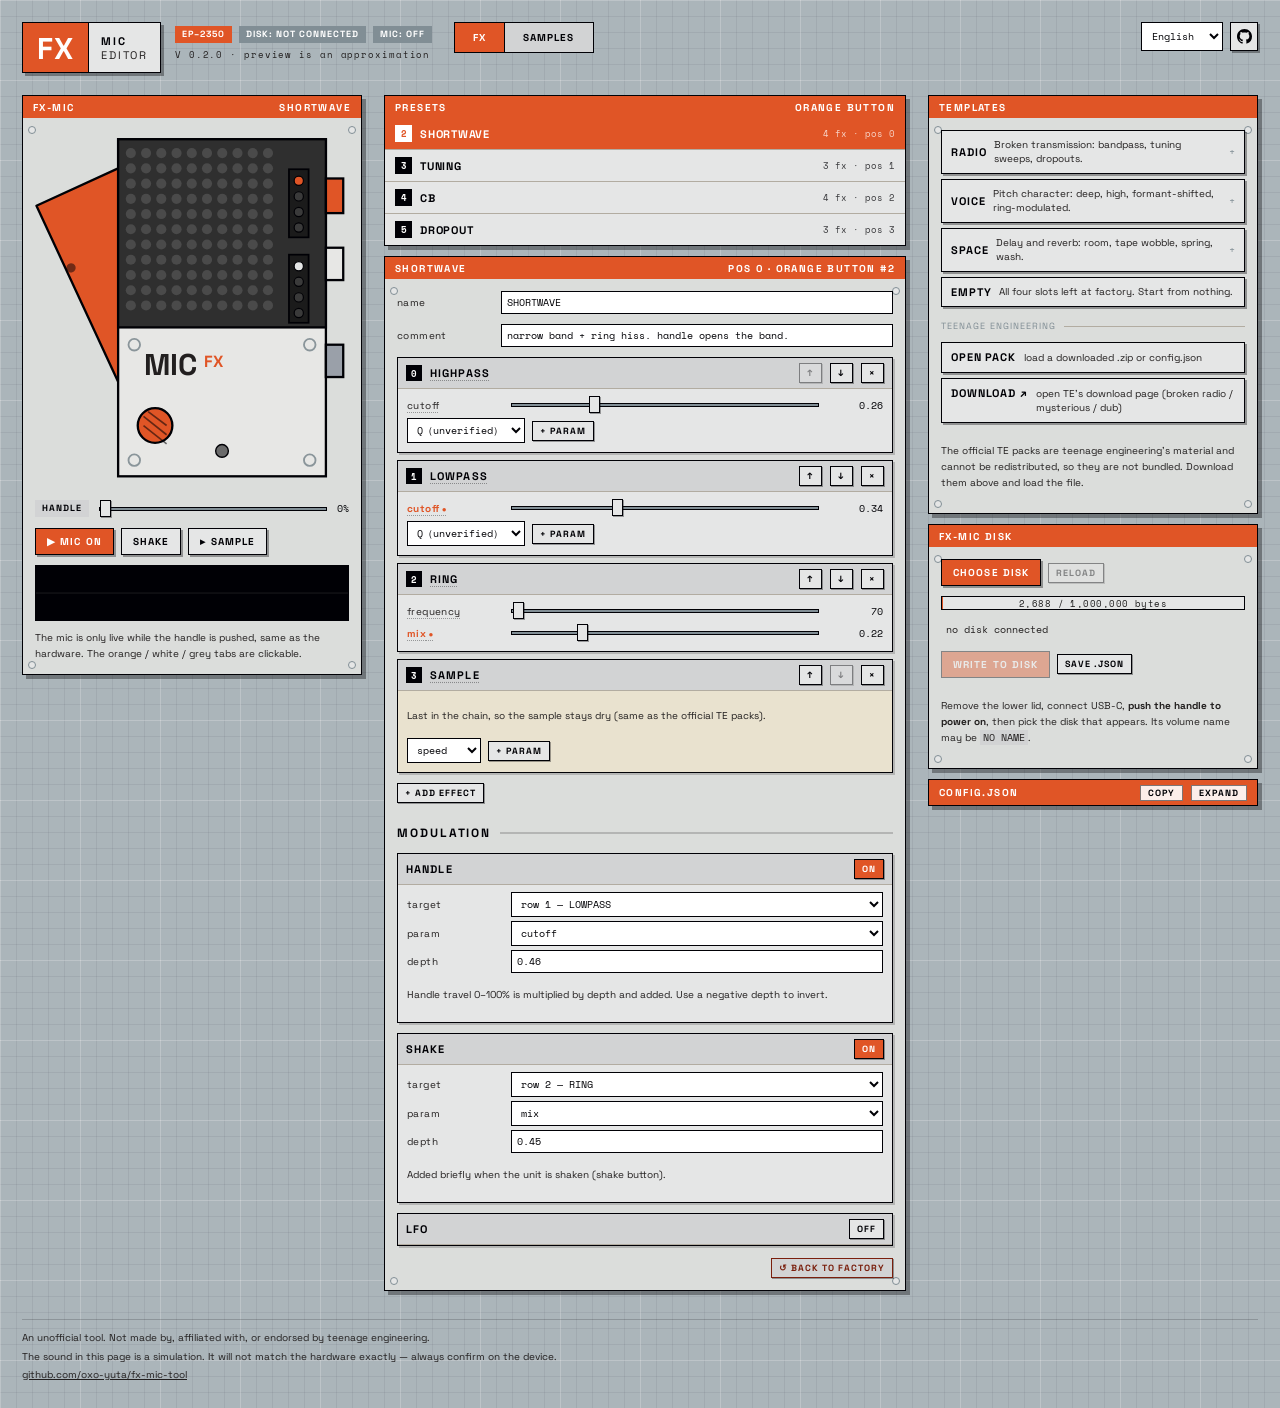
<file: index.html>
<!doctype html>
<html lang="ja">
<head>
<meta charset="utf-8">
<meta name="viewport" content="width=device-width, initial-scale=1">
<title>fx-mic editor — EP–2350</title>
<link rel="preconnect" href="https://fonts.googleapis.com">
<link rel="preconnect" href="https://fonts.gstatic.com" crossorigin>
<link href="https://fonts.googleapis.com/css2?family=Space+Grotesk:wght@400;500;700&family=Space+Mono:wght@400;700&display=swap" rel="stylesheet">
<link rel="stylesheet" href="./styles.css">
</head>
<body>

<div class="app">

  <!-- ─────────────────────────── ヘッダ ─────────────────────────── -->
  <header class="masthead">
    <div class="logo">
      <div class="logo__mark">FX</div>
      <div class="logo__name"><b>MIC</b><span>EDITOR</span></div>
    </div>

    <div class="masthead__meta">
      <div class="rowflex">
        <span class="chip is-orange">EP–2350</span>
        <span class="chip is-grey" id="diskChip"></span>
        <span class="chip is-grey" id="micChip"></span>
      </div>
      <div class="ver">V 0.2.0 · <span id="subtitle"></span></div>
    </div>

    <div class="modes" id="modes">
      <button class="mode is-on" data-mode="fx" id="modeFx"></button>
      <button class="mode" data-mode="sample" id="modeSample"></button>
    </div>

    <div class="masthead__right">
      <select id="langSelect" aria-label="language"></select>
      <!-- GitHub リポジトリ。SVG は GitHub Octicons の mark-github（MIT）を素の path で埋め込む。 -->
      <a class="icon-link" id="repoLink"
         href="https://github.com/oxo-yuta/fx-mic-tool"
         target="_blank" rel="noopener" title="GitHub" aria-label="GitHub">
        <svg viewBox="0 0 16 16" width="15" height="15" aria-hidden="true" focusable="false">
          <path fill="currentColor" d="M8 0C3.58 0 0 3.58 0 8c0 3.54 2.29 6.53 5.47 7.59.4.07.55-.17.55-.38 0-.19-.01-.82-.01-1.49-2.01.37-2.53-.49-2.69-.94-.09-.23-.48-.94-.82-1.13-.28-.15-.68-.52-.01-.53.63-.01 1.08.58 1.23.82.72 1.21 1.87.87 2.33.66.07-.52.28-.87.51-1.07-1.78-.2-3.64-.89-3.64-3.95 0-.87.31-1.59.82-2.15-.08-.2-.36-1.02.08-2.12 0 0 .67-.21 2.2.82.64-.18 1.32-.27 2-.27s1.36.09 2 .27c1.53-1.04 2.2-.82 2.2-.82.44 1.1.16 1.92.08 2.12.51.56.82 1.27.82 2.15 0 3.07-1.87 3.75-3.65 3.95.29.25.54.73.54 1.48 0 1.07-.01 1.93-.01 2.2 0 .21.15.46.55.38A8.01 8.01 0 0 0 16 8c0-4.42-3.58-8-8-8Z"/>
        </svg>
      </a>
    </div>
  </header>

  <!-- ─────────────────────── 左: デバイス ─────────────────────── -->
  <div class="stack">
    <section class="panel screws">
      <div class="screw-b"></div>
      <div class="panel__bar"><span id="panelDevice"></span><span class="spacer"></span><span id="deviceState"></span></div>
      <div class="panel__body">

        <div class="device-wrap" id="deviceWrap">
        <svg class="device" id="device" viewBox="-28 10 272 308" role="img" aria-label="fx-mic">
          <!-- ハンドル。本体より先に描いて背面に置くので、本体の左からはみ出た部分だけが見える。
               回転軸は板の下端の一点（44,228）で、本体の中にある。
               押し込み 100% で左辺が本体の左辺とほぼ平行になり、開放 0% で 16 度外に開く。
               右辺は垂直から 22 度傾けてあるので、開いても本体との間に隙間ができない。 -->
          <g id="handleGroup" class="hit">
            <path id="handle"
                  d="M44 228 L18 62 L117 47 Z"
                  fill="#e05526" stroke="#000005" stroke-width="2" stroke-linejoin="round"/>
            <circle cx="32" cy="122" r="4" fill="#000005" opacity=".5"/>
          </g>
          <!-- 本体 -->
          <rect x="44" y="18" width="180" height="292" fill="#e7e7e5" stroke="#000005" stroke-width="2"/>
          <rect x="44" y="18" width="180" height="163" fill="#2f2f2f" stroke="#000005" stroke-width="2"/>
          <g id="grille" fill="#4a4a4a"></g>

          <!-- 右エッジのボタン -->
          <g id="btnFx" class="hit">
            <rect x="224" y="52" width="15" height="30" fill="#e05526" stroke="#000005" stroke-width="2"/>
          </g>
          <g id="btnSampleSel" class="hit">
            <rect x="224" y="112" width="15" height="28" fill="#e7e7e5" stroke="#000005" stroke-width="2"/>
          </g>
          <g id="btnTrig" class="hit">
            <rect x="224" y="196" width="15" height="28" fill="#9aa0a9" stroke="#000005" stroke-width="2"/>
          </g>

          <!-- LED（実機と同じく FX 4 個 / サンプル 4 個） -->
          <rect x="192" y="44" width="17" height="59" fill="#1b1b1b" stroke="#000005" stroke-width="1.5"/>
          <g id="ledFx"></g>
          <rect x="192" y="118" width="17" height="59" fill="#1b1b1b" stroke="#000005" stroke-width="1.5"/>
          <g id="ledSample"></g>

          <text x="66" y="222" font-family="Space Grotesk, sans-serif" font-size="26" font-weight="700" fill="#221f1f">MIC</text>
          <text x="118" y="215" font-family="Space Grotesk, sans-serif" font-size="14" font-weight="700" fill="#e05526">FX</text>
          <circle cx="76" cy="266" r="15" fill="#e05526" stroke="#000005" stroke-width="2"/>
          <path d="M66 258 L86 274 M66 266 L86 282 M70 254 L86 266" stroke="#000005" stroke-width="1.4" opacity=".55"/>

          <!-- マイク動作ランプ -->
          <g id="micLamp">
            <circle id="micLampGlow" cx="134" cy="288" r="13" fill="#ff2d1a" opacity="0"/>
            <circle id="powerLed" cx="134" cy="288" r="5.5" fill="#6b6b6b" stroke="#000005" stroke-width="1.2"/>
          </g>

          <g fill="none" stroke="#8a959a" stroke-width="1.6">
            <circle cx="58" cy="196" r="5"/><circle cx="210" cy="196" r="5"/>
            <circle cx="58" cy="296" r="5"/><circle cx="210" cy="296" r="5"/>
          </g>
        </svg>
        </div>

        <div class="handle-rail">
          <span class="chip is-light" id="handleLabel"></span>
          <input type="range" id="handleSlider" min="0" max="100" value="0">
          <span class="param__val" id="handleVal">0%</span>
        </div>

        <div class="rowflex" style="margin-top:10px">
          <button id="btnMic" class="is-primary"></button>
          <button id="btnShake"></button>
          <button id="btnPlay"></button>
        </div>

        <canvas class="scope" id="scope" width="600" height="112" style="margin-top:10px"></canvas>
        <p class="hint" id="deviceHint" style="margin:9px 0 0"></p>
      </div>
    </section>
  </div>

  <!-- ─────────────────────── 中央: エディタ ─────────────────────── -->
  <div class="stack" id="centerCol">

    <!-- FX モード -->
    <div class="stack" id="fxMode">
      <section class="panel screws">
        <div class="screw-b"></div>
        <div class="panel__bar"><span id="panelPresets"></span><span class="spacer"></span><span id="presetsHint"></span></div>
        <div class="slots" id="slots"></div>
      </section>

      <section class="panel screws">
        <div class="screw-b"></div>
        <div class="panel__bar">
          <span id="editorTitle"></span><span class="spacer"></span><span id="editorPos"></span>
        </div>
        <div class="panel__body stack" id="editorBody"></div>
      </section>
    </div>

    <!-- SAMPLE モード -->
    <div class="stack hidden" id="sampleMode">
      <section class="panel screws">
        <div class="screw-b"></div>
        <div class="panel__bar"><span id="panelSamples"></span><span class="spacer"></span><span id="sampleBudget"></span></div>
        <div class="panel__body stack">
          <p class="hint" id="samplesHint"></p>
          <div class="stack" id="sampleSlots"></div>
          <div class="diag" id="sampleWarn"></div>
        </div>
      </section>
    </div>
  </div>

  <!-- ─────────────────────── 右: テンプレート / ディスク ─────────── -->
  <div class="stack">

    <section class="panel screws">
      <div class="screw-b"></div>
      <div class="panel__bar"><span>templates</span></div>
      <div class="panel__body stack">
        <div class="tpl-list" id="templates"></div>
        <div class="tpl-divider"><span>teenage engineering</span></div>
        <div class="tpl-list" id="tePacks"></div>
        <input type="file" id="filePack" accept=".json,.zip,application/json,application/zip" class="hidden">
        <p class="hint" id="teHint"></p>
      </div>
    </section>

    <section class="panel screws">
      <div class="screw-b"></div>
      <div class="panel__bar"><span id="panelDisk"></span><span class="spacer"></span><span id="diskName"></span></div>
      <div class="panel__body stack">
        <div class="rowflex">
          <button id="btnConnect" class="is-primary"></button>
          <button id="btnReload" disabled class="is-small"></button>
        </div>
        <div class="budget"><div class="budget__fill" id="budgetFill"></div><div class="budget__label" id="budgetLabel"></div></div>
        <div class="diag" id="diskFiles"></div>
        <div class="rowflex">
          <button id="btnWrite" class="is-primary" disabled></button>
          <button id="btnDownload" class="is-small"></button>
        </div>
        <p class="hint" id="diskHint"></p>
      </div>
    </section>

    <!-- 通常は隠れていて、検証エラーが出たときだけ現れる -->
    <section class="panel screws hidden" id="errorPanel">
      <div class="screw-b"></div>
      <div class="panel__bar is-error"><span id="errorTitle"></span></div>
      <div class="panel__body"><div class="diag" id="diag"></div></div>
    </section>

    <section class="panel screws is-collapsed" id="jsonPanel">
      <div class="screw-b"></div>
      <div class="panel__bar">
        <span id="panelJson"></span><span class="spacer"></span>
        <button id="btnCopy" class="bar-btn"></button>
        <button id="btnToggleJson" class="bar-btn"></button>
      </div>
      <div class="panel__body hidden" id="jsonBody">
        <pre id="jsonOut"></pre>
      </div>
    </section>
  </div>

  <footer class="colophon">
    <p id="footerUnofficial"></p>
    <p id="footerSimulation"></p>
    <p><a href="https://github.com/oxo-yuta/fx-mic-tool" target="_blank" rel="noopener">github.com/oxo-yuta/fx-mic-tool</a></p>
  </footer>

</div>

<script type="module" src="./app.js"></script>
</body>
</html>
</file>
<file: styles.css>
/* ─────────────────────────────────────────────────────────────
   fx-mic editor — teenage engineering "ep sample tool" の意匠を参考にした
   デザインシステム。方眼紙の背景・機材のフラットイラスト・オレンジの
   タイトルバー・角丸なしの硬いエッジ・小さな大文字のチップラベル。

   フォントは TE の TechnoType34 / UniversTE20T が独自書体で使えないため、
   Google Fonts の Space Grotesk / Space Mono で近い質感を出している。
   ───────────────────────────────────────────────────────────── */

:root {
  --orange:        #e05526;
  --orange-dim:    #b8441e;
  --ink:           #000005;
  --ink-soft:      #221f1f;
  --panel:         #dbdddb;
  --panel-2:       #d2d3d4;
  --panel-3:       #e5e6e6;
  --panel-edge:    #b2aca1;
  --grid:          #9aa0a9;
  --grid-bg:       #abb5ba;
  --grey:          #818e95;
  --grey-2:        #8a959a;
  --white:         #ffffff;
  --shadow:        rgba(0, 0, 5, .35);

  --ui:   'Space Grotesk', 'Helvetica Neue', Arial, sans-serif;
  --mono: 'Space Mono', 'SFMono-Regular', Menlo, monospace;
}

* { box-sizing: border-box; }

body {
  margin: 0;
  font-family: var(--ui);
  font-size: 12px;
  color: var(--ink);
  background-color: var(--grid-bg);
  /* 方眼紙 */
  background-image:
    linear-gradient(to right, rgba(255,255,255,.30) 1px, transparent 1px),
    linear-gradient(to bottom, rgba(255,255,255,.30) 1px, transparent 1px),
    linear-gradient(to right, rgba(0,0,20,.06) 1px, transparent 1px),
    linear-gradient(to bottom, rgba(0,0,20,.06) 1px, transparent 1px);
  background-size: 80px 80px, 80px 80px, 16px 16px, 16px 16px;
  min-height: 100vh;
  -webkit-font-smoothing: antialiased;
}

/* ── 共通の型 ─────────────────────────────────────────────── */

.chip {
  display: inline-block;
  padding: 2px 7px 1px;
  font-size: 9px;
  font-weight: 700;
  letter-spacing: .11em;
  text-transform: uppercase;
  line-height: 1.5;
  background: var(--ink);
  color: var(--white);
  white-space: nowrap;
}
.chip.is-orange { background: var(--orange); }
.chip.is-grey   { background: var(--grey); }
.chip.is-light  { background: var(--panel-2); color: var(--ink); }

.panel {
  background: var(--panel);
  border: 1px solid var(--ink);
  box-shadow: 4px 4px 0 var(--shadow);
  position: relative;
}
.panel__bar {
  display: flex;
  align-items: center;
  gap: 8px;
  background: var(--orange);
  color: var(--white);
  padding: 5px 10px 4px;
  font-size: 10px;
  font-weight: 700;
  letter-spacing: .14em;
  text-transform: uppercase;
}
.panel__bar .spacer { flex: 1; }
.panel__body { padding: 12px; }

/* 四隅のネジ頭。装飾なので最背面に置き、UI 要素と重ならないようにする */
.screws::before, .screws::after,
.screws > .screw-b::before, .screws > .screw-b::after {
  content: '';
  position: absolute;
  width: 6px; height: 6px;
  border: 1px solid var(--grey);
  border-radius: 50%;
  background: var(--panel-3);
  z-index: 0;
  pointer-events: none;
}
.panel__bar, .panel__body, .slots { position: relative; z-index: 1; }
/* 上のネジはオレンジのタイトルバーを避けて本体側に置く */
.screws::before { top: 30px; left: 5px; }
.screws::after  { top: 30px; right: 5px; }
.screws > .screw-b::before { bottom: 5px; left: 5px; }
.screws > .screw-b::after  { bottom: 5px; right: 5px; }

/* ── レイアウト ───────────────────────────────────────────── */

.app {
  display: grid;
  grid-template-columns: 340px minmax(430px, 1fr) 330px;
  gap: 22px;
  padding: 22px;
  align-items: start;
  max-width: 1500px;
  margin: 0 auto;
}
@media (max-width: 1180px) { .app { grid-template-columns: 1fr; } }

/* ── ヘッダ ──────────────────────────────────────────────── */

.masthead {
  grid-column: 1 / -1;
  display: flex;
  align-items: flex-start;
  gap: 14px;
}
.logo { display: flex; border: 1px solid var(--ink); box-shadow: 3px 3px 0 var(--shadow); }
.logo__mark {
  background: var(--orange);
  color: var(--white);
  font-size: 30px;
  font-weight: 700;
  letter-spacing: .04em;
  padding: 6px 14px 4px;
  border-right: 1px solid var(--ink);
}
.logo__name {
  background: var(--panel-3);
  display: flex; flex-direction: column; justify-content: center;
  padding: 4px 12px;
}
.logo__name b { font-size: 11px; font-weight: 700; letter-spacing: .16em; }
.logo__name span { font-size: 11px; letter-spacing: .16em; color: var(--ink-soft); }
.masthead__meta { padding-top: 4px; display: flex; flex-direction: column; gap: 5px; }
.masthead__meta .ver { font-family: var(--mono); font-size: 9px; letter-spacing: .1em; color: var(--ink-soft); }

/* ── デバイス図 ───────────────────────────────────────────── */

.device { display: block; width: 100%; height: auto; }
.device .hit { cursor: pointer; }
.device .hit:hover { opacity: .82; }

.handle-rail {
  margin-top: 14px;
  display: flex; align-items: center; gap: 10px;
}
.handle-rail input[type=range] { flex: 1; }

/* ── スライダー（TE 風の角ばったつまみ） ────────────────────── */

input[type=range] {
  -webkit-appearance: none; appearance: none;
  height: 18px; background: transparent; width: 100%; margin: 0;
}
input[type=range]::-webkit-slider-runnable-track {
  height: 4px; background: var(--grey); border: 1px solid var(--ink);
}
input[type=range]::-webkit-slider-thumb {
  -webkit-appearance: none;
  width: 11px; height: 17px; margin-top: -8px;
  background: var(--panel-3); border: 1px solid var(--ink);
  box-shadow: 1px 1px 0 var(--shadow);
  cursor: grab;
}
input[type=range]:active::-webkit-slider-thumb { cursor: grabbing; background: var(--orange); }
input[type=range]::-moz-range-track { height: 4px; background: var(--grey); border: 1px solid var(--ink); }
input[type=range]::-moz-range-thumb {
  width: 9px; height: 15px; border-radius: 0;
  background: var(--panel-3); border: 1px solid var(--ink);
}

/* ── プリセットスロット ────────────────────────────────────── */

.slots { display: flex; flex-direction: column; }
.slot {
  display: flex; align-items: center; gap: 8px;
  padding: 7px 10px;
  border-bottom: 1px solid var(--panel-edge);
  cursor: pointer;
  background: var(--panel-3);
}
.slot:last-child { border-bottom: 0; }
.slot:hover { background: var(--white); }
.slot.is-active { background: var(--orange); color: var(--white); }
.slot.is-active .slot__pos { background: var(--white); color: var(--orange); }
.slot.is-factory { background: var(--panel-2); color: var(--grey); font-style: italic; }
.slot.is-factory.is-active { background: var(--grey); color: var(--white); font-style: italic; }
.slot__pos {
  font-family: var(--mono); font-size: 9px; font-weight: 700;
  background: var(--ink); color: var(--white);
  width: 17px; height: 17px; display: grid; place-items: center; flex: none;
}
.slot__name { flex: 1; font-size: 11px; font-weight: 700; letter-spacing: .07em; text-transform: uppercase; }
.slot__meta { font-family: var(--mono); font-size: 9px; opacity: .75; }

/* ── エフェクトチェーン ────────────────────────────────────── */

.chain { display: flex; flex-direction: column; gap: 7px; }
.row {
  border: 1px solid var(--ink);
  background: var(--panel-3);
  box-shadow: 2px 2px 0 rgba(0,0,5,.18);
}
.row.is-sample { background: #e9e2cf; }
.row__head {
  display: flex; align-items: center; gap: 8px;
  padding: 5px 8px;
  background: var(--panel-2);
  border-bottom: 1px solid var(--panel-edge);
}
.row__idx {
  font-family: var(--mono); font-size: 9px; font-weight: 700;
  background: var(--ink); color: var(--white);
  width: 16px; height: 16px; display: grid; place-items: center; flex: none;
}
.row__name { font-size: 11px; font-weight: 700; letter-spacing: .1em; text-transform: uppercase; flex: 1; }
.row__body { padding: 7px 9px 9px; display: flex; flex-direction: column; gap: 4px; }

.param { display: grid; grid-template-columns: 96px 1fr 56px; align-items: center; gap: 8px; }
.param__name { font-size: 10px; letter-spacing: .04em; color: var(--ink-soft); }
.param__val { font-family: var(--mono); font-size: 10px; text-align: right; }
.param.is-modulated .param__name { color: var(--orange); font-weight: 700; }
.param.is-modulated .param__name::after { content: ' ●'; font-size: 8px; }

/* ── ボタン ──────────────────────────────────────────────── */

button {
  font-family: var(--ui);
  font-size: 10px; font-weight: 700; letter-spacing: .11em; text-transform: uppercase;
  padding: 6px 11px;
  border: 1px solid var(--ink);
  background: var(--panel-3);
  color: var(--ink);
  cursor: pointer;
  box-shadow: 2px 2px 0 var(--shadow);
}
button:hover { background: var(--white); }
button:active { transform: translate(1px, 1px); box-shadow: 1px 1px 0 var(--shadow); }
button:disabled { opacity: .4; cursor: not-allowed; box-shadow: none; }
button.is-primary { background: var(--orange); color: var(--white); border-color: var(--ink); }
button.is-primary:hover { background: var(--orange-dim); }
button.is-on { background: var(--orange); color: var(--white); }
button.is-small { padding: 3px 7px; font-size: 9px; box-shadow: 1px 1px 0 var(--shadow); }

select, input[type=text], input[type=number] {
  font-family: var(--mono); font-size: 10px;
  border: 1px solid var(--ink); background: var(--white);
  padding: 3px 5px; color: var(--ink);
}

/* ── 波形 ────────────────────────────────────────────────── */

.scope {
  width: 100%; height: 56px; display: block;
  background: var(--ink); border: 1px solid var(--ink);
}

/* ── 検証結果 ─────────────────────────────────────────────── */

.diag { display: flex; flex-direction: column; gap: 3px; font-family: var(--mono); font-size: 10px; }
.diag__item { display: flex; gap: 6px; padding: 3px 5px; line-height: 1.45; }
.diag__item.is-error { background: #f3d9d2; color: #7a1f0d; }
.diag__item.is-warn  { background: #f1ece1; color: #5a4a12; }
.diag__item.is-note  { color: var(--ink-soft); }
.diag__where { opacity: .7; flex: none; }

.budget { height: 14px; border: 1px solid var(--ink); background: var(--panel-3); position: relative; }
.budget__fill { height: 100%; background: var(--orange); }
.budget__fill.is-over { background: #b22e20; }
.budget__label {
  position: absolute; inset: 0;
  display: grid; place-items: center;
  font-family: var(--mono); font-size: 9px; letter-spacing: .05em;
  mix-blend-mode: difference; color: var(--white);
}

.hidden { display: none !important; }

.hint { font-size: 10px; line-height: 1.6; color: var(--ink-soft); }
.hint code { font-family: var(--mono); background: var(--panel-2); padding: 0 3px; }

.stack { display: flex; flex-direction: column; gap: 10px; }
.rowflex { display: flex; align-items: center; gap: 7px; flex-wrap: wrap; }


/* ─────────────────────── 追加分 ─────────────────────── */

/* モード切り替え */
.modes { display: flex; margin-left: 8px; }
.mode {
  box-shadow: none;
  border-right: 0;
  padding: 8px 18px;
  background: var(--panel-2);
}
.mode:last-child { border-right: 1px solid var(--ink); }
.mode.is-on { background: var(--orange); color: var(--white); }
.mode.is-on:hover { background: var(--orange); }

.masthead__right { display: flex; align-items: center; gap: 7px; margin-left: auto; }
.masthead__right select { padding: 5px 6px; }

/* アイコンだけのリンク。ボタンと同じ硬いエッジと影で揃える。 */
.icon-link {
  display: inline-flex; align-items: center; justify-content: center;
  /* 高さは隣の言語セレクタに合わせる（セレクタの高さはフォント環境で変わるため固定値にしない） */
  align-self: stretch; width: 28px;
  border: 1px solid var(--ink);
  background: var(--panel-3);
  color: var(--ink);
  box-shadow: 2px 2px 0 var(--shadow);
}
.icon-link:hover { background: var(--white); }
.icon-link:active { transform: translate(1px, 1px); box-shadow: 1px 1px 0 var(--shadow); }

/* タイトルバー内の小ボタン */
.bar-btn {
  box-shadow: none;
  padding: 1px 7px;
  font-size: 9px;
  background: rgba(255,255,255,.9);
  border-color: rgba(0,0,5,.5);
}
.bar-btn.is-done { background: var(--ink); color: var(--white); border-color: var(--ink); }

.panel__bar.is-error { background: #b22e20; }

/* 危険寄りの操作（工場出荷に戻す）は右寄せして色を分ける */
.danger-bar { display: flex; justify-content: flex-end; margin-top: 2px; }
button.is-danger {
  background: var(--panel-2);
  color: #7a1f0d;
  border-color: #7a1f0d;
}
button.is-danger:hover { background: #f3d9d2; }

/* シェイク中の本体の揺れ。ゆっくり・わずかに。 */
.device-wrap { transform-origin: 50% 60%; }
.device-wrap.is-shaking { animation: fxmic-shake 420ms ease-in-out infinite; }
@keyframes fxmic-shake {
  0%   { transform: translate(0, 0) rotate(0deg); }
  25%  { transform: translate(-1.5px, 0.5px) rotate(-0.5deg); }
  50%  { transform: translate(0, -1px) rotate(0deg); }
  75%  { transform: translate(1.5px, 0.5px) rotate(0.5deg); }
  100% { transform: translate(0, 0) rotate(0deg); }
}
@media (prefers-reduced-motion: reduce) {
  .device-wrap.is-shaking { animation: none; }
}

/* マイク動作ランプの点灯 */
#micLampGlow { transition: opacity .18s ease; }

/* テンプレート一覧 */
.tpl-list { display: flex; flex-direction: column; gap: 5px; }
/* button と a の両方で同じ見た目になるように、必要な指定を全部書く */
.tpl {
  display: flex; align-items: baseline; gap: 8px;
  text-align: left;
  padding: 7px 9px;
  background: var(--panel-3);
  border: 1px solid var(--ink);
  box-shadow: 2px 2px 0 var(--shadow);
  color: var(--ink);
  text-decoration: none;
  text-transform: none;
  letter-spacing: 0;
  font-family: var(--ui);
  font-size: 12px;
  font-weight: 400;
  cursor: pointer;
  width: 100%;
}
.tpl:hover { background: var(--white); }
.tpl:active { transform: translate(1px, 1px); box-shadow: 1px 1px 0 var(--shadow); }
.tpl b {
  font-size: 11px; font-weight: 700; letter-spacing: .08em; text-transform: uppercase;
  flex: none;
}
.tpl span { font-size: 10px; color: var(--ink-soft); line-height: 1.4; }
.tpl-divider {
  display: flex; align-items: center; gap: 7px;
  font-size: 9px; letter-spacing: .12em; text-transform: uppercase; color: var(--grey);
  margin-top: 3px;
}
.tpl-divider::after { content: ''; flex: 1; height: 1px; background: var(--panel-edge); }

/* サンプルスロット */
.smp { border: 1px solid var(--ink); background: var(--panel-3); box-shadow: 2px 2px 0 rgba(0,0,5,.18); }
.smp.is-active { outline: 2px solid var(--orange); outline-offset: 1px; }
.smp__head { display: flex; align-items: center; gap: 8px; padding: 5px 8px; background: var(--panel-2); border-bottom: 1px solid var(--panel-edge); }
.smp__n { font-family: var(--mono); font-size: 9px; font-weight: 700; background: var(--ink); color: var(--white); width: 16px; height: 16px; display: grid; place-items: center; flex: none; }
.smp__name { flex: 1; font-size: 11px; font-weight: 700; letter-spacing: .05em; }
.smp__body { padding: 7px 9px 9px; display: flex; flex-direction: column; gap: 6px; }
.smp__meta { font-family: var(--mono); font-size: 9px; color: var(--ink-soft); }
.smp.is-empty .smp__name { font-style: italic; font-weight: 400; color: var(--grey); }

#jsonOut { font-family: var(--mono); font-size: 10px; line-height: 1.5; margin: 0; max-height: 340px; overflow: auto; white-space: pre-wrap; }


/* ホバー説明 */
[data-tip] { cursor: help; }
.row__name[data-tip], .param__name[data-tip] {
  text-decoration: underline dotted rgba(0,0,5,.35);
  text-underline-offset: 3px;
}
.tooltip {
  position: fixed;
  z-index: 60;
  max-width: 300px;
  padding: 7px 9px;
  background: var(--ink);
  color: var(--white);
  font-size: 10px;
  line-height: 1.55;
  box-shadow: 3px 3px 0 var(--shadow);
  pointer-events: none;
  opacity: 0;
  transition: opacity .1s ease;
}
.tooltip.is-on { opacity: 1; }
.tooltip b {
  display: block;
  color: var(--orange);
  font-size: 9px;
  letter-spacing: .12em;
  text-transform: uppercase;
  margin-bottom: 3px;
}


/* 折りたたんだパネルではネジ装飾を出さない（本体が無いのに飛び出て見えるため） */
.panel.is-collapsed::before,
.panel.is-collapsed::after,
.panel.is-collapsed > .screw-b::before,
.panel.is-collapsed > .screw-b::after { display: none; }

/* セクション見出し。区切りとして効くように、周りの要素より大きくする */
.section-head {
  display: flex; align-items: center; gap: 9px;
  margin: 12px 0 2px;
  font-size: 12px; font-weight: 700;
  letter-spacing: .16em; text-transform: uppercase;
  color: var(--ink);
}
.section-head::after { content: ''; flex: 1; height: 2px; background: var(--ink); opacity: .18; }

/* テンプレート: 展開してプリセットを 1 つずつ選べるようにする */
.tpl-item { border: 1px solid var(--ink); box-shadow: 2px 2px 0 var(--shadow); background: var(--panel-3); }
.tpl-item__head {
  display: flex; align-items: center; gap: 8px;
  padding: 7px 9px; cursor: pointer; width: 100%;
  background: none; border: 0; box-shadow: none; text-align: left;
  font-family: var(--ui); text-transform: none; letter-spacing: 0; font-weight: 400;
}
.tpl-item__head:hover { background: var(--white); }
.tpl-item__head b { font-size: 11px; font-weight: 700; letter-spacing: .08em; text-transform: uppercase; flex: none; }
.tpl-item__head span { font-size: 10px; color: var(--ink-soft); line-height: 1.4; flex: 1; }
.tpl-item__head .caret { font-family: var(--mono); font-size: 10px; color: var(--grey); flex: none; }
.tpl-item__body { border-top: 1px solid var(--panel-edge); padding: 6px 9px 8px; display: flex; flex-direction: column; gap: 4px; }
.tpl-preset { display: flex; align-items: center; gap: 7px; }
.tpl-preset__name { flex: 1; font-size: 10px; font-weight: 700; letter-spacing: .05em; }
.tpl-preset__chain { font-family: var(--mono); font-size: 9px; color: var(--grey); }

/* 未検証パラメータのマーク */
.chip.is-warn { background: #8a6d1a; }

/* フッター */
.colophon {
  grid-column: 1 / -1;
  margin-top: 6px;
  padding-top: 10px;
  border-top: 1px solid rgba(0,0,5,.18);
  font-size: 10px;
  line-height: 1.65;
  color: var(--ink-soft);
}
.colophon p { margin: 0 0 2px; }
.colophon a { color: var(--ink-soft); }


/* ── エフェクト選択ピッカー ───────────────────────────── */

.backdrop {
  position: fixed; inset: 0; z-index: 80;
  background: rgba(0, 0, 5, .42);
  display: grid; place-items: center;
  padding: 20px;
}
.picker {
  background: var(--panel);
  border: 1px solid var(--ink);
  box-shadow: 6px 6px 0 var(--shadow);
  width: min(560px, 100%);
  max-height: min(78vh, 720px);
  display: flex; flex-direction: column;
}
.picker__body { padding: 10px 12px 12px; overflow: auto; }
.picker__hint { margin: 0 0 9px; }
.picker__list { display: flex; flex-direction: column; gap: 5px; }

.fx-pick {
  display: grid;
  grid-template-columns: 108px 1fr;
  align-items: start;
  gap: 10px;
  width: 100%;
  text-align: left;
  padding: 8px 10px;
  background: var(--panel-3);
  border: 1px solid var(--ink);
  box-shadow: 2px 2px 0 rgba(0, 0, 5, .18);
  text-transform: none; letter-spacing: 0; font-weight: 400;
  font-family: var(--ui); font-size: 12px; color: var(--ink);
  cursor: pointer;
}
.fx-pick:hover { background: var(--white); }
.fx-pick:active { transform: translate(1px, 1px); box-shadow: 1px 1px 0 rgba(0, 0, 5, .18); }
.fx-pick__name {
  display: flex; flex-direction: column; gap: 3px; align-items: flex-start;
  font-size: 11px; font-weight: 700; letter-spacing: .1em; text-transform: uppercase;
}
.fx-pick__desc { font-size: 10px; line-height: 1.55; color: var(--ink-soft); }
.fx-pick__params {
  display: block; margin-top: 3px;
  font-family: var(--mono); font-size: 9px; color: var(--grey);
}
</file>
